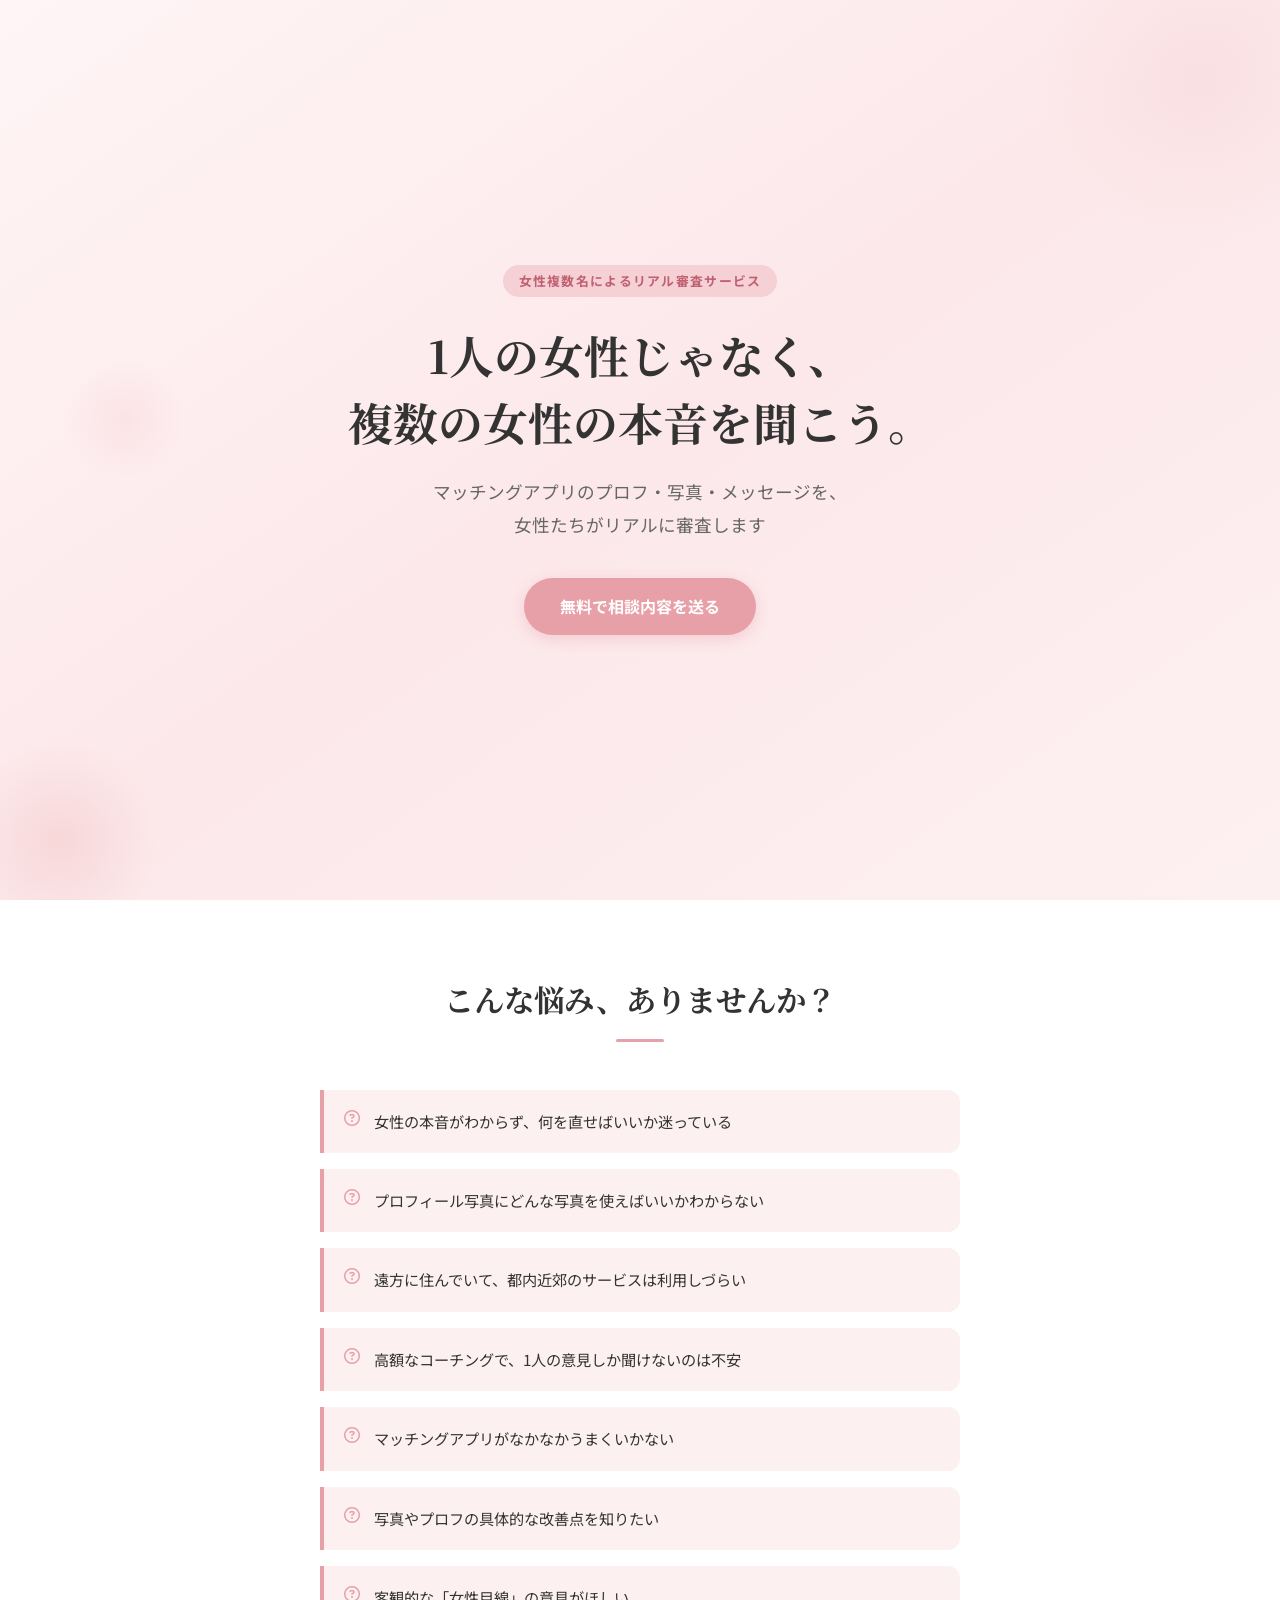
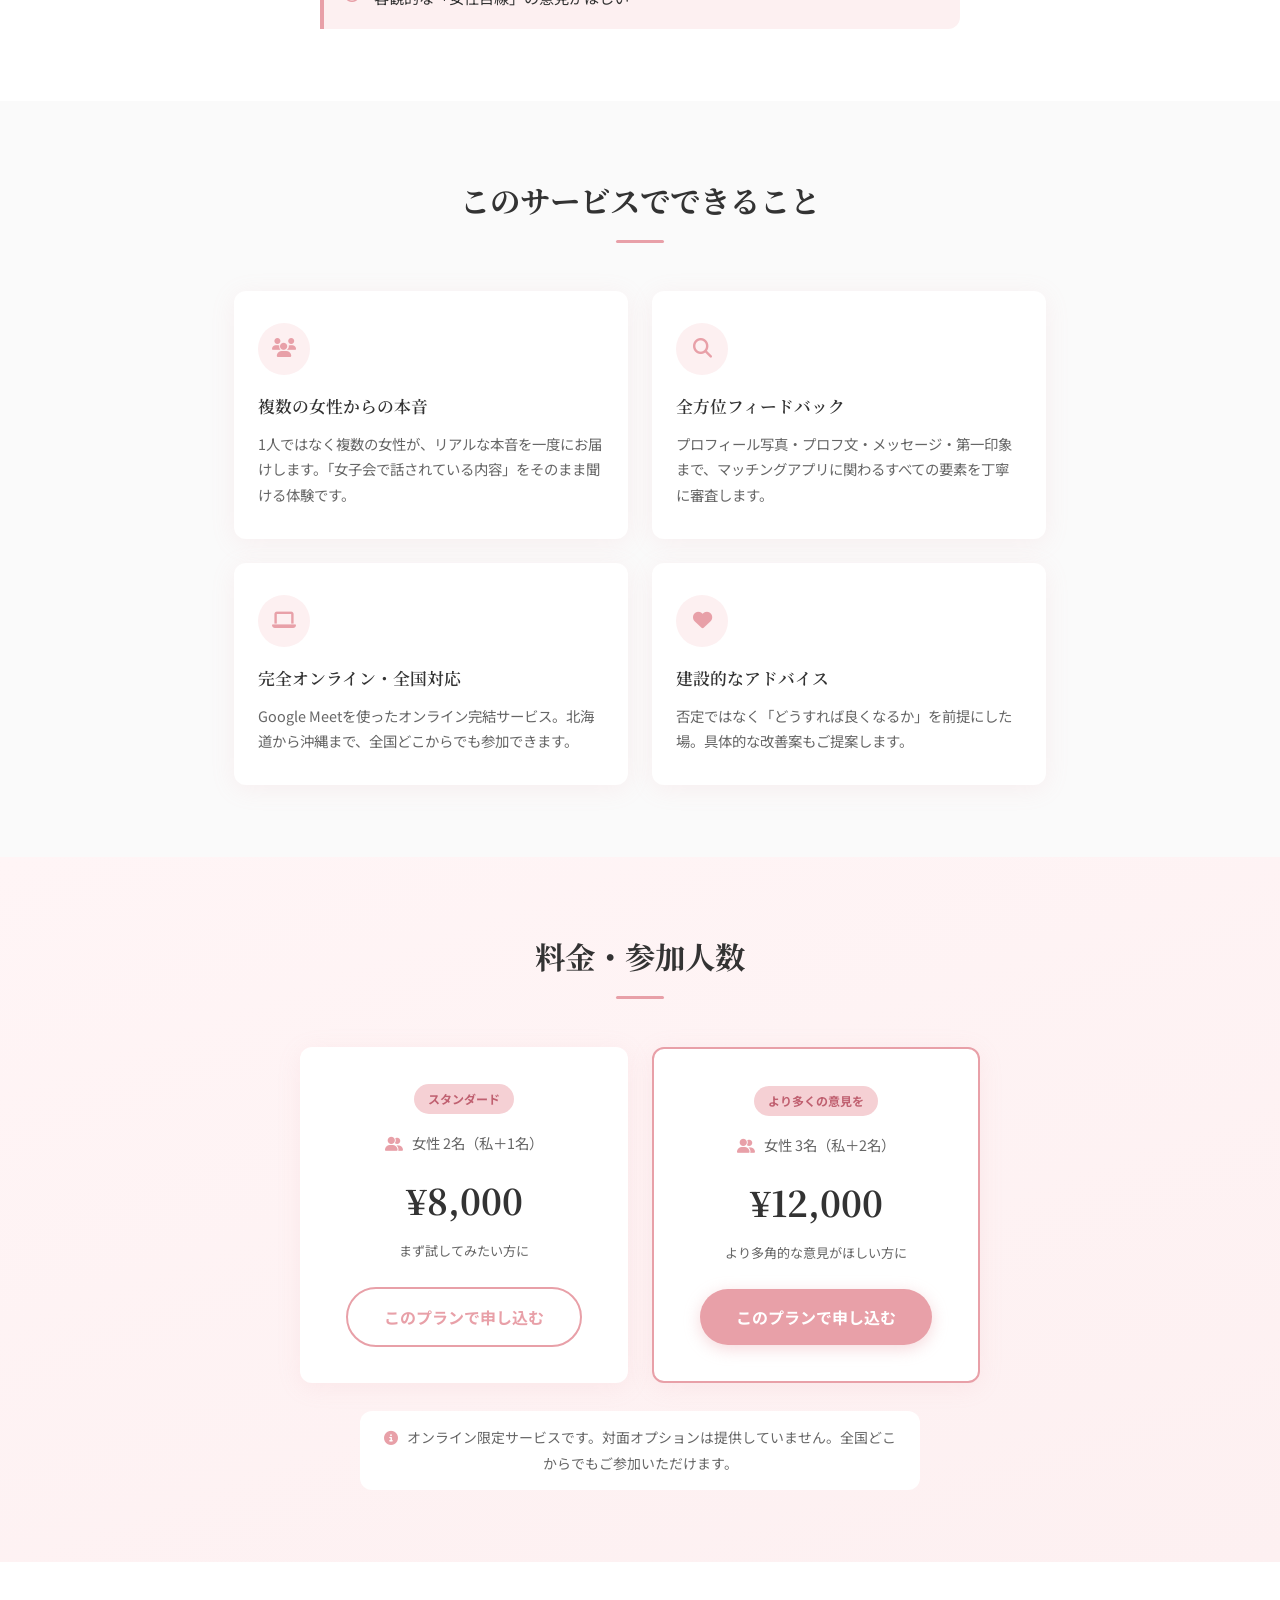
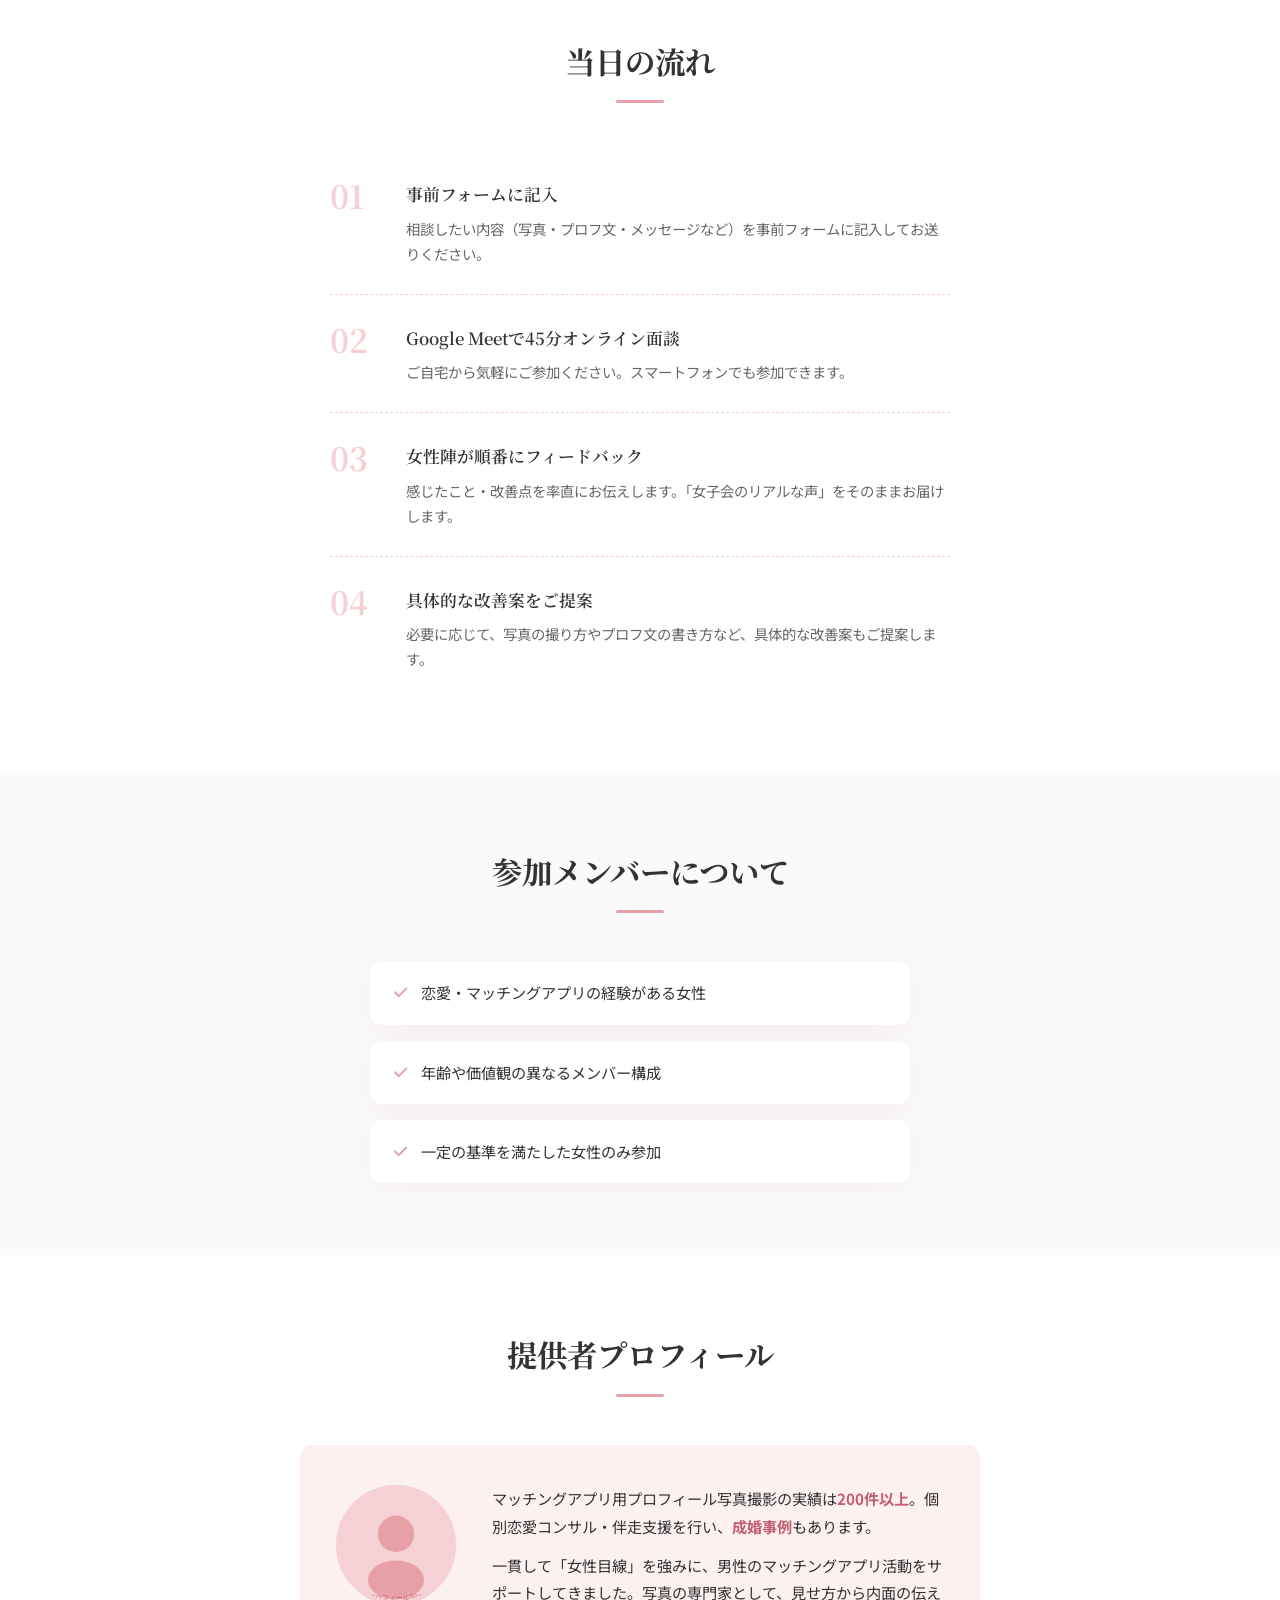
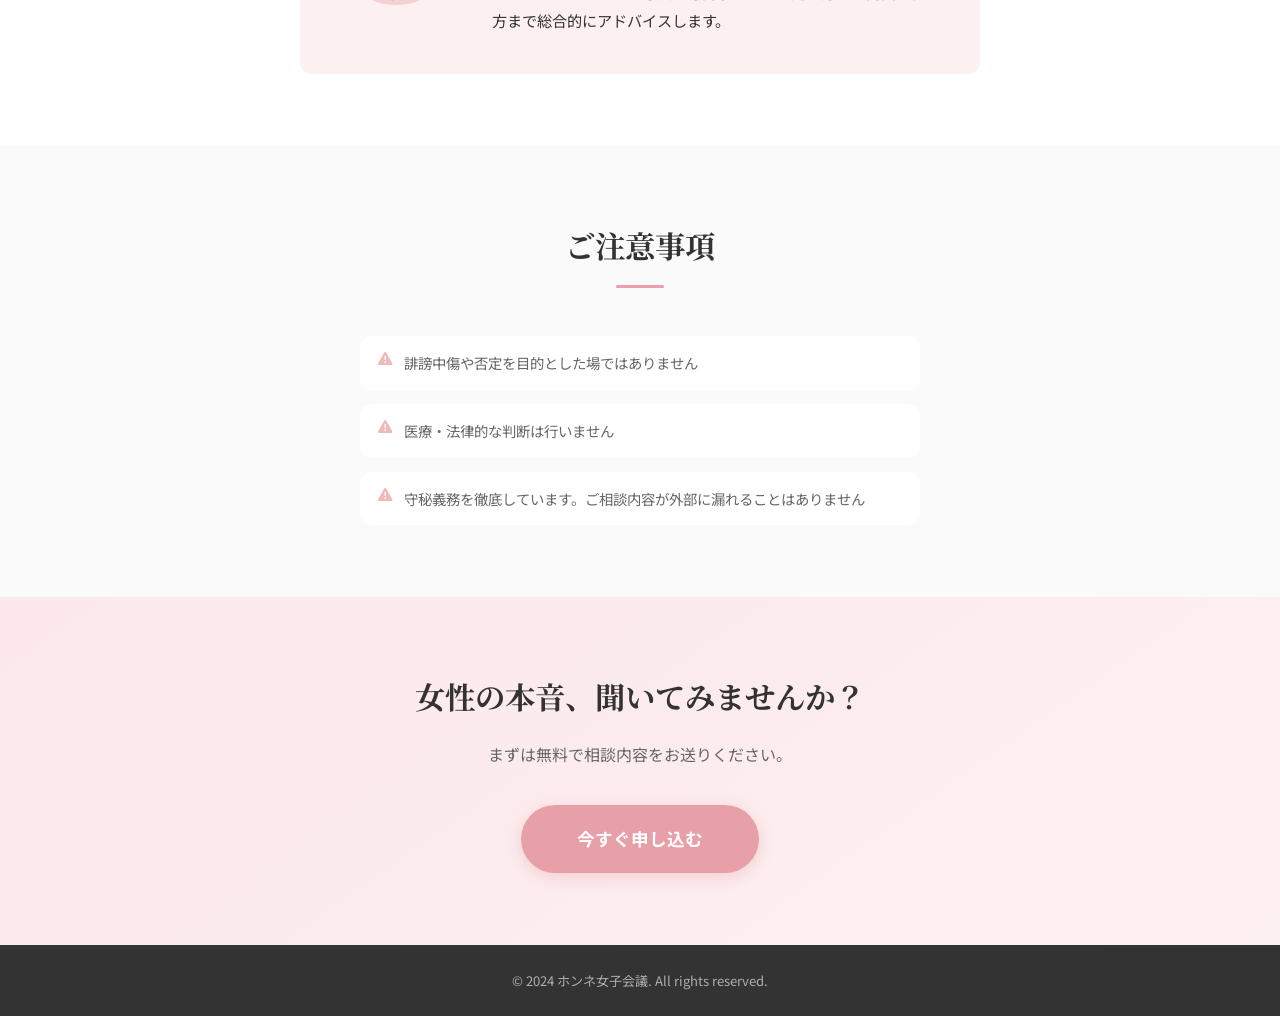
<file: index.html>
<!DOCTYPE html>
<html lang="ja">
<head>
  <meta charset="UTF-8">
  <meta name="viewport" content="width=device-width, initial-scale=1.0">
  <title>ホンネ女子会議 | マッチングアプリを女性目線でリアル審査</title>
  <meta name="description" content="複数の女性があなたのマッチングアプリのプロフィール写真・プロフ文・メッセージを率直にフィードバック。オンライン完結、全国どこからでも参加できます。">
  <link rel="preconnect" href="https://fonts.googleapis.com">
  <link rel="preconnect" href="https://fonts.gstatic.com" crossorigin>
  <link href="https://fonts.googleapis.com/css2?family=Noto+Serif+JP:wght@400;600;700&family=Noto+Sans+JP:wght@400;500;700&display=swap" rel="stylesheet">
  <link rel="stylesheet" href="https://cdnjs.cloudflare.com/ajax/libs/font-awesome/6.5.0/css/all.min.css">
  <link rel="stylesheet" href="css/style.css">
</head>
<body>

  <!-- ===== HERO ===== -->
  <section class="hero">
    <div class="hero__inner">
      <p class="hero__label">女性複数名によるリアル審査サービス</p>
      <h1 class="hero__title">1人の女性じゃなく、<br>複数の女性の本音を聞こう。</h1>
      <p class="hero__sub">マッチングアプリのプロフ・写真・メッセージを、<br>女性たちがリアルに審査します</p>
      <a href="YOUR_FORM_URL" class="btn btn--primary" aria-label="無料で相談内容を送る">無料で相談内容を送る</a>
    </div>
    <div class="hero__deco" aria-hidden="true">
      <span class="deco-circle deco-circle--1"></span>
      <span class="deco-circle deco-circle--2"></span>
      <span class="deco-circle deco-circle--3"></span>
    </div>
  </section>

  <!-- ===== PAIN ===== -->
  <section class="section pain" aria-labelledby="pain-heading">
    <div class="container">
      <h2 id="pain-heading" class="section__title fade-in">こんな悩み、ありませんか？</h2>
      <ul class="pain__list">
        <li class="pain__item fade-in"><i class="fa-regular fa-circle-question" aria-hidden="true"></i>女性の本音がわからず、何を直せばいいか迷っている</li>
        <li class="pain__item fade-in"><i class="fa-regular fa-circle-question" aria-hidden="true"></i>プロフィール写真にどんな写真を使えばいいかわからない</li>
        <li class="pain__item fade-in"><i class="fa-regular fa-circle-question" aria-hidden="true"></i>遠方に住んでいて、都内近郊のサービスは利用しづらい</li>
        <li class="pain__item fade-in"><i class="fa-regular fa-circle-question" aria-hidden="true"></i>高額なコーチングで、1人の意見しか聞けないのは不安</li>
        <li class="pain__item fade-in"><i class="fa-regular fa-circle-question" aria-hidden="true"></i>マッチングアプリがなかなかうまくいかない</li>
        <li class="pain__item fade-in"><i class="fa-regular fa-circle-question" aria-hidden="true"></i>写真やプロフの具体的な改善点を知りたい</li>
        <li class="pain__item fade-in"><i class="fa-regular fa-circle-question" aria-hidden="true"></i>客観的な「女性目線」の意見がほしい</li>
      </ul>
    </div>
  </section>

  <!-- ===== FEATURES ===== -->
  <section class="section features" aria-labelledby="features-heading">
    <div class="container">
      <h2 id="features-heading" class="section__title fade-in">このサービスでできること</h2>
      <div class="features__grid">
        <div class="feature-card fade-in">
          <div class="feature-card__icon" aria-hidden="true"><i class="fa-solid fa-users"></i></div>
          <h3 class="feature-card__title">複数の女性からの本音</h3>
          <p class="feature-card__text">1人ではなく複数の女性が、リアルな本音を一度にお届けします。「女子会で話されている内容」をそのまま聞ける体験です。</p>
        </div>
        <div class="feature-card fade-in">
          <div class="feature-card__icon" aria-hidden="true"><i class="fa-solid fa-magnifying-glass"></i></div>
          <h3 class="feature-card__title">全方位フィードバック</h3>
          <p class="feature-card__text">プロフィール写真・プロフ文・メッセージ・第一印象まで、マッチングアプリに関わるすべての要素を丁寧に審査します。</p>
        </div>
        <div class="feature-card fade-in">
          <div class="feature-card__icon" aria-hidden="true"><i class="fa-solid fa-laptop"></i></div>
          <h3 class="feature-card__title">完全オンライン・全国対応</h3>
          <p class="feature-card__text">Google Meetを使ったオンライン完結サービス。北海道から沖縄まで、全国どこからでも参加できます。</p>
        </div>
        <div class="feature-card fade-in">
          <div class="feature-card__icon" aria-hidden="true"><i class="fa-solid fa-heart"></i></div>
          <h3 class="feature-card__title">建設的なアドバイス</h3>
          <p class="feature-card__text">否定ではなく「どうすれば良くなるか」を前提にした場。具体的な改善案もご提案します。</p>
        </div>
      </div>
    </div>
  </section>

  <!-- ===== PRICING ===== -->
  <section class="section pricing" aria-labelledby="pricing-heading">
    <div class="container">
      <h2 id="pricing-heading" class="section__title fade-in">料金・参加人数</h2>
      <div class="pricing__cards">
        <div class="pricing-card fade-in">
          <div class="pricing-card__badge">スタンダード</div>
          <p class="pricing-card__members"><i class="fa-solid fa-user-group" aria-hidden="true"></i> 女性 2名（私＋1名）</p>
          <p class="pricing-card__price">¥8,000</p>
          <p class="pricing-card__note">まず試してみたい方に</p>
          <a href="YOUR_FORM_URL" class="btn btn--secondary">このプランで申し込む</a>
        </div>
        <div class="pricing-card pricing-card--featured fade-in">
          <div class="pricing-card__badge">より多くの意見を</div>
          <p class="pricing-card__members"><i class="fa-solid fa-user-group" aria-hidden="true"></i> 女性 3名（私＋2名）</p>
          <p class="pricing-card__price">¥12,000</p>
          <p class="pricing-card__note">より多角的な意見がほしい方に</p>
          <a href="YOUR_FORM_URL" class="btn btn--primary">このプランで申し込む</a>
        </div>
      </div>
      <p class="pricing__note fade-in"><i class="fa-solid fa-circle-info" aria-hidden="true"></i> オンライン限定サービスです。対面オプションは提供していません。全国どこからでもご参加いただけます。</p>
    </div>
  </section>

  <!-- ===== FLOW ===== -->
  <section class="section flow" aria-labelledby="flow-heading">
    <div class="container">
      <h2 id="flow-heading" class="section__title fade-in">当日の流れ</h2>
      <ol class="flow__list">
        <li class="flow__item fade-in">
          <span class="flow__num" aria-hidden="true">01</span>
          <div class="flow__body">
            <h3 class="flow__title">事前フォームに記入</h3>
            <p class="flow__text">相談したい内容（写真・プロフ文・メッセージなど）を事前フォームに記入してお送りください。</p>
          </div>
        </li>
        <li class="flow__item fade-in">
          <span class="flow__num" aria-hidden="true">02</span>
          <div class="flow__body">
            <h3 class="flow__title">Google Meetで45分オンライン面談</h3>
            <p class="flow__text">ご自宅から気軽にご参加ください。スマートフォンでも参加できます。</p>
          </div>
        </li>
        <li class="flow__item fade-in">
          <span class="flow__num" aria-hidden="true">03</span>
          <div class="flow__body">
            <h3 class="flow__title">女性陣が順番にフィードバック</h3>
            <p class="flow__text">感じたこと・改善点を率直にお伝えします。「女子会のリアルな声」をそのままお届けします。</p>
          </div>
        </li>
        <li class="flow__item fade-in">
          <span class="flow__num" aria-hidden="true">04</span>
          <div class="flow__body">
            <h3 class="flow__title">具体的な改善案をご提案</h3>
            <p class="flow__text">必要に応じて、写真の撮り方やプロフ文の書き方など、具体的な改善案もご提案します。</p>
          </div>
        </li>
      </ol>
    </div>
  </section>

  <!-- ===== MEMBERS ===== -->
  <section class="section members" aria-labelledby="members-heading">
    <div class="container">
      <h2 id="members-heading" class="section__title fade-in">参加メンバーについて</h2>
      <div class="members__grid">
        <div class="member-item fade-in"><i class="fa-solid fa-check" aria-hidden="true"></i>恋愛・マッチングアプリの経験がある女性</div>
        <div class="member-item fade-in"><i class="fa-solid fa-check" aria-hidden="true"></i>年齢や価値観の異なるメンバー構成</div>
        <div class="member-item fade-in"><i class="fa-solid fa-check" aria-hidden="true"></i>一定の基準を満たした女性のみ参加</div>
      </div>
    </div>
  </section>

  <!-- ===== PROFILE ===== -->
  <section class="section profile" aria-labelledby="profile-heading">
    <div class="container">
      <h2 id="profile-heading" class="section__title fade-in">提供者プロフィール</h2>
      <div class="profile__card fade-in">
        <div class="profile__img-wrap">
          <!-- Replace src with actual photo: images/profile.jpg -->
          <img src="images/profile.svg" alt="サービス提供者のプロフィール写真" class="profile__img" width="160" height="160">
        </div>
        <div class="profile__body">
          <p class="profile__text">マッチングアプリ用プロフィール写真撮影の実績は<strong>200件以上</strong>。個別恋愛コンサル・伴走支援を行い、<strong>成婚事例</strong>もあります。</p>
          <p class="profile__text">一貫して「女性目線」を強みに、男性のマッチングアプリ活動をサポートしてきました。写真の専門家として、見せ方から内面の伝え方まで総合的にアドバイスします。</p>
        </div>
      </div>
    </div>
  </section>

  <!-- ===== NOTES ===== -->
  <section class="section notes" aria-labelledby="notes-heading">
    <div class="container">
      <h2 id="notes-heading" class="section__title fade-in">ご注意事項</h2>
      <ul class="notes__list fade-in">
        <li><i class="fa-solid fa-triangle-exclamation" aria-hidden="true"></i>誹謗中傷や否定を目的とした場ではありません</li>
        <li><i class="fa-solid fa-triangle-exclamation" aria-hidden="true"></i>医療・法律的な判断は行いません</li>
        <li><i class="fa-solid fa-triangle-exclamation" aria-hidden="true"></i>守秘義務を徹底しています。ご相談内容が外部に漏れることはありません</li>
      </ul>
    </div>
  </section>

  <!-- ===== CTA ===== -->
  <section class="section cta-section" id="cta" aria-labelledby="cta-heading">
    <div class="container">
      <h2 id="cta-heading" class="cta-section__title fade-in">女性の本音、聞いてみませんか？</h2>
      <p class="cta-section__sub fade-in">まずは無料で相談内容をお送りください。</p>
      <a href="YOUR_FORM_URL" class="btn btn--primary btn--large fade-in" aria-label="今すぐ申し込む">今すぐ申し込む</a>
    </div>
  </section>

  <!-- ===== FOOTER ===== -->
  <footer class="footer">
    <p class="footer__copy">&copy; 2024 ホンネ女子会議. All rights reserved.</p>
  </footer>

  <script src="js/main.js"></script>
</body>
</html>
</file>
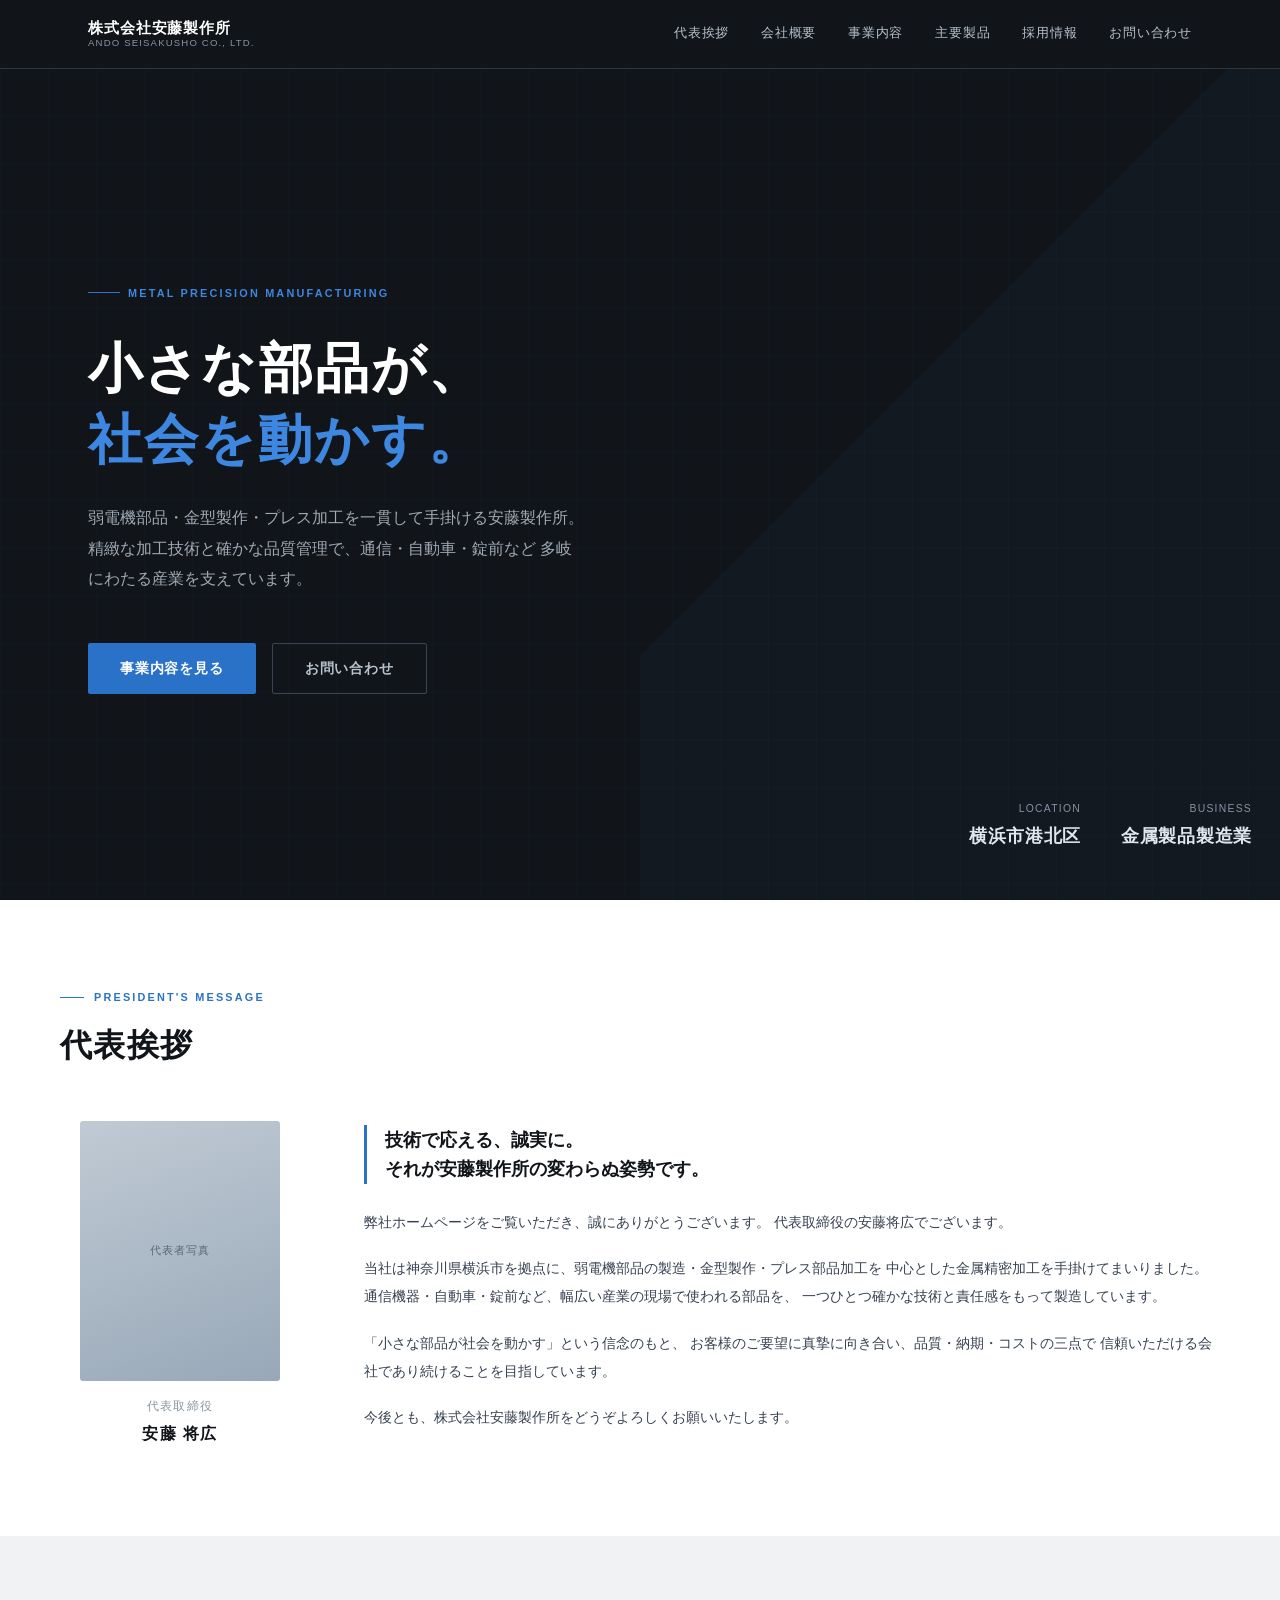
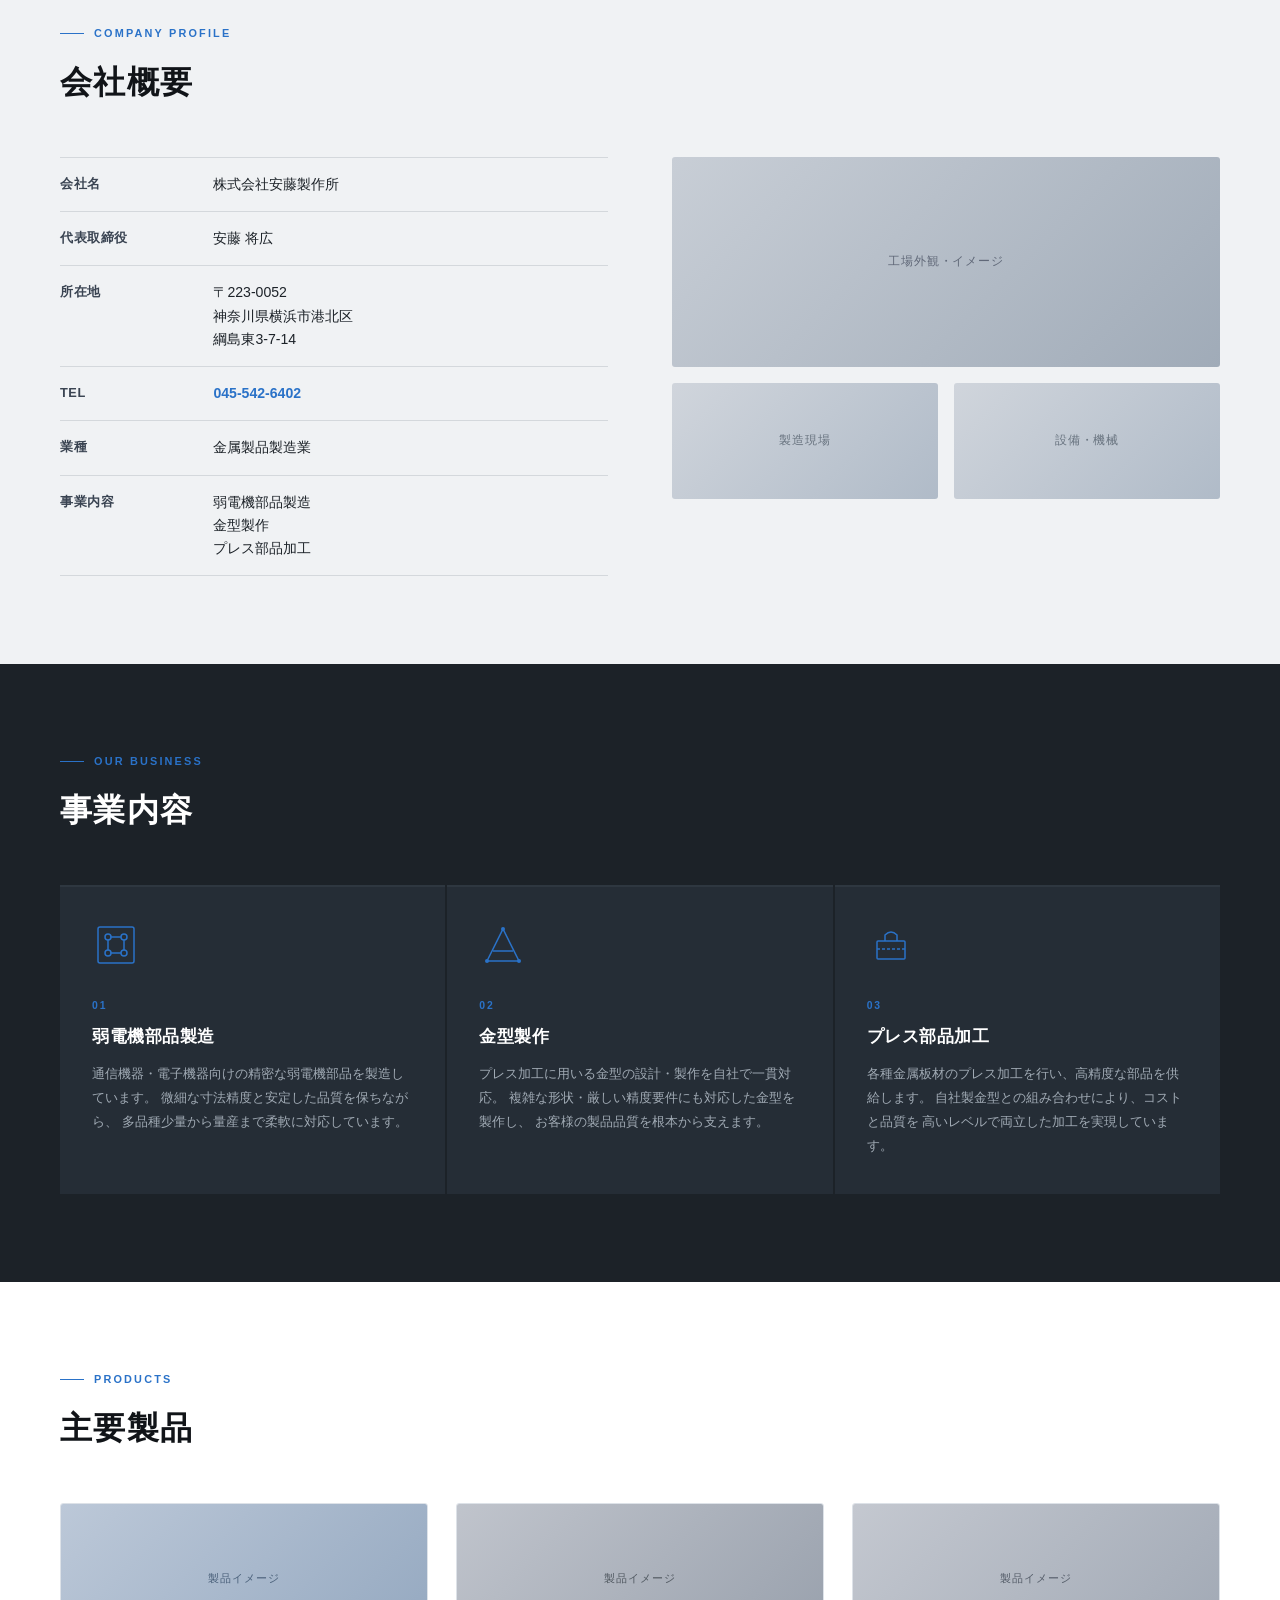
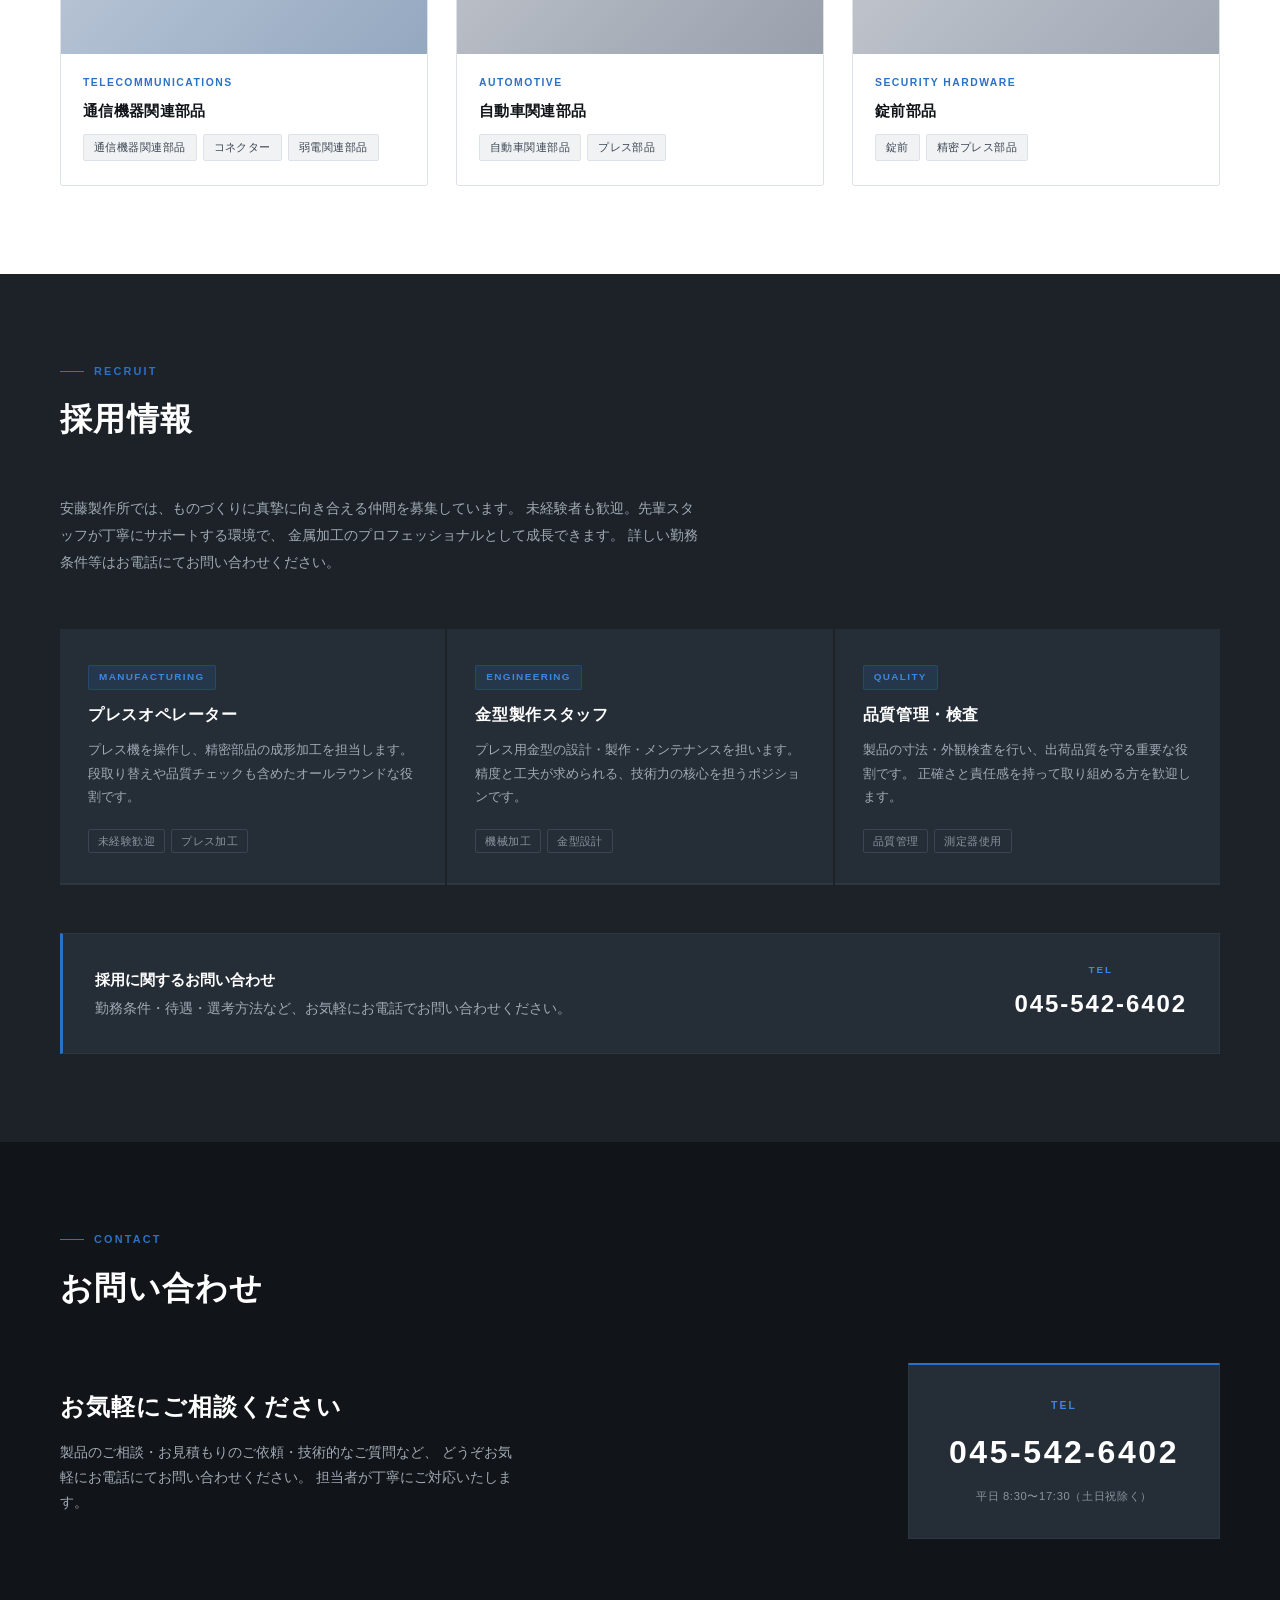
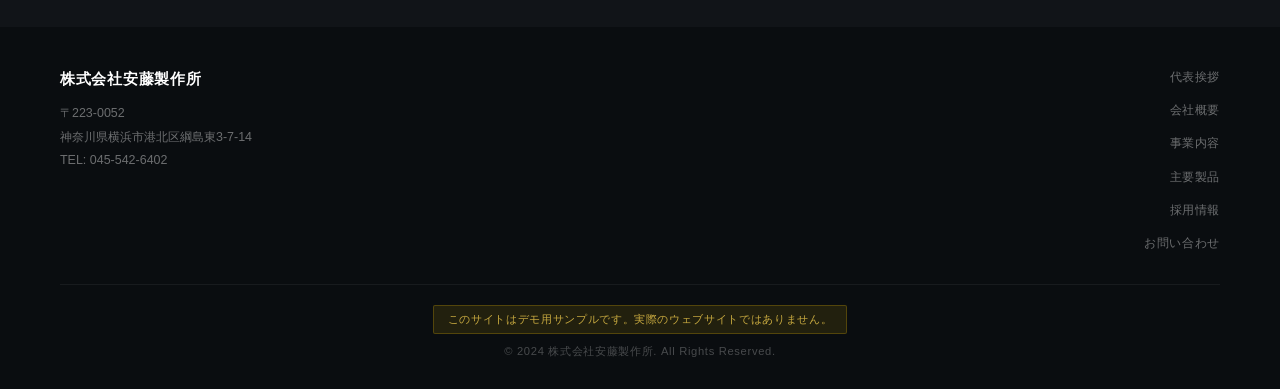
<file: ando-seisakusho/index.html>
<!DOCTYPE html>
<html lang="ja">
<head>
  <meta charset="UTF-8">
  <meta name="viewport" content="width=device-width, initial-scale=1.0">
  <title>株式会社安藤製作所</title>
  <style>
    *, *::before, *::after {
      box-sizing: border-box;
      margin: 0;
      padding: 0;
    }

    :root {
      --dark: #111418;
      --dark-mid: #1c2228;
      --dark-light: #252d36;
      --steel: #3a4452;
      --silver: #8a95a0;
      --silver-light: #b8c2cc;
      --gray-line: #2e3740;
      --white: #ffffff;
      --off-white: #f0f2f4;
      --blue: #2a72c8;
      --blue-light: #3d87e0;
      --blue-dim: rgba(42, 114, 200, 0.15);
      --text: #e8ecf0;
      --text-mid: #a0aab4;
      --text-dark: #1c2228;
    }

    html { scroll-behavior: smooth; }

    body {
      font-family: 'Helvetica Neue', Arial, 'Hiragino Kaku Gothic ProN', 'Hiragino Sans', Meiryo, sans-serif;
      color: var(--text-dark);
      line-height: 1.7;
      background: var(--white);
    }

    /* ========== HEADER ========== */
    header {
      position: fixed;
      top: 0; left: 0; right: 0;
      z-index: 100;
      background: var(--dark);
      border-bottom: 1px solid var(--gray-line);
    }

    .header-inner {
      max-width: 1160px;
      margin: 0 auto;
      padding: 0 28px;
      height: 68px;
      display: flex;
      align-items: center;
      justify-content: space-between;
    }

    .logo {
      color: var(--white);
      text-decoration: none;
      display: flex;
      flex-direction: column;
      line-height: 1.25;
    }

    .logo-ja {
      font-size: 0.92rem;
      font-weight: 700;
      letter-spacing: 0.06em;
    }

    .logo-en {
      font-size: 0.6rem;
      color: var(--silver);
      letter-spacing: 0.12em;
      font-weight: 400;
      text-transform: uppercase;
    }

    nav { display: flex; gap: 32px; }

    nav a {
      color: var(--silver-light);
      text-decoration: none;
      font-size: 0.8rem;
      letter-spacing: 0.06em;
      transition: color 0.2s;
      position: relative;
      padding-bottom: 2px;
    }

    nav a::after {
      content: '';
      position: absolute;
      bottom: -4px; left: 0; right: 0;
      height: 1px;
      background: var(--blue);
      transform: scaleX(0);
      transition: transform 0.2s;
    }

    nav a:hover { color: var(--white); }
    nav a:hover::after { transform: scaleX(1); }

    .hamburger {
      display: none;
      flex-direction: column;
      gap: 5px;
      cursor: pointer;
      background: none;
      border: none;
      padding: 4px;
    }

    .hamburger span {
      display: block;
      width: 24px;
      height: 2px;
      background: var(--white);
      transition: all 0.3s;
    }

    .mobile-nav {
      display: none;
      background: var(--dark-mid);
      border-top: 1px solid var(--gray-line);
      padding: 8px 28px 20px;
    }

    .mobile-nav.open { display: block; }

    .mobile-nav a {
      display: block;
      color: var(--silver-light);
      text-decoration: none;
      font-size: 0.88rem;
      padding: 13px 0;
      border-bottom: 1px solid var(--gray-line);
      letter-spacing: 0.06em;
    }

    .mobile-nav a:last-child { border-bottom: none; }

    /* ========== HERO ========== */
    #hero {
      margin-top: 68px;
      min-height: calc(100vh - 68px);
      background: var(--dark);
      display: flex;
      align-items: center;
      position: relative;
      overflow: hidden;
    }

    /* Metal grid texture */
    #hero::before {
      content: '';
      position: absolute;
      inset: 0;
      background-image:
        linear-gradient(rgba(42,114,200,0.04) 1px, transparent 1px),
        linear-gradient(90deg, rgba(42,114,200,0.04) 1px, transparent 1px);
      background-size: 48px 48px;
    }

    /* Diagonal accent */
    #hero::after {
      content: '';
      position: absolute;
      right: 0; top: 0;
      width: 50%;
      height: 100%;
      background: linear-gradient(135deg, transparent 40%, rgba(42,114,200,0.05) 40%);
      pointer-events: none;
    }

    .hero-inner {
      max-width: 1160px;
      margin: 0 auto;
      padding: 100px 28px;
      position: relative;
      z-index: 1;
      width: 100%;
    }

    .hero-tag {
      display: inline-flex;
      align-items: center;
      gap: 8px;
      margin-bottom: 32px;
    }

    .hero-tag-line {
      width: 32px;
      height: 1px;
      background: var(--blue);
    }

    .hero-tag-text {
      font-size: 0.68rem;
      letter-spacing: 0.2em;
      color: var(--blue-light);
      text-transform: uppercase;
      font-weight: 600;
    }

    .hero-title {
      font-size: clamp(2rem, 4.5vw, 3.4rem);
      font-weight: 700;
      color: var(--white);
      line-height: 1.3;
      letter-spacing: 0.04em;
      margin-bottom: 28px;
    }

    .hero-title span {
      color: var(--blue-light);
    }

    .hero-sub {
      font-size: clamp(0.88rem, 1.4vw, 1rem);
      color: var(--text-mid);
      max-width: 500px;
      line-height: 1.9;
      margin-bottom: 48px;
    }

    .hero-actions {
      display: flex;
      gap: 16px;
      flex-wrap: wrap;
    }

    .btn-primary {
      display: inline-block;
      background: var(--blue);
      color: var(--white);
      text-decoration: none;
      font-size: 0.85rem;
      font-weight: 700;
      padding: 14px 32px;
      border-radius: 2px;
      letter-spacing: 0.06em;
      transition: background 0.2s;
    }

    .btn-primary:hover { background: var(--blue-light); }

    .btn-outline {
      display: inline-block;
      background: transparent;
      color: var(--silver-light);
      text-decoration: none;
      font-size: 0.85rem;
      font-weight: 600;
      padding: 13px 32px;
      border-radius: 2px;
      border: 1px solid var(--steel);
      letter-spacing: 0.06em;
      transition: border-color 0.2s, color 0.2s;
    }

    .btn-outline:hover {
      border-color: var(--silver);
      color: var(--white);
    }

    .hero-stats {
      position: absolute;
      bottom: 48px;
      right: 28px;
      display: flex;
      gap: 40px;
    }

    .hero-stat {
      text-align: right;
    }

    .hero-stat-label {
      font-size: 0.65rem;
      letter-spacing: 0.12em;
      color: var(--silver);
      text-transform: uppercase;
      margin-bottom: 4px;
    }

    .hero-stat-value {
      font-size: 1.1rem;
      font-weight: 700;
      color: var(--text);
      letter-spacing: 0.04em;
    }

    /* ========== SECTION COMMON ========== */
    section { padding: 88px 28px; }

    .section-inner {
      max-width: 1160px;
      margin: 0 auto;
    }

    .section-eyebrow {
      display: flex;
      align-items: center;
      gap: 10px;
      margin-bottom: 12px;
    }

    .section-eyebrow-line {
      width: 24px;
      height: 1px;
      background: var(--blue);
    }

    .section-eyebrow-text {
      font-size: 0.68rem;
      font-weight: 700;
      letter-spacing: 0.2em;
      color: var(--blue);
      text-transform: uppercase;
    }

    .section-title {
      font-size: clamp(1.5rem, 2.8vw, 2rem);
      font-weight: 700;
      color: var(--dark);
      letter-spacing: 0.04em;
      margin-bottom: 48px;
    }

    .section-title-white {
      color: var(--white);
    }

    /* ========== GREETING ========== */
    #greeting { background: var(--white); }

    .greeting-layout {
      display: grid;
      grid-template-columns: 240px 1fr;
      gap: 64px;
      align-items: start;
    }

    .greeting-photo-wrap {
      display: flex;
      flex-direction: column;
      align-items: center;
      gap: 16px;
    }

    .greeting-photo-ph {
      width: 200px;
      height: 260px;
      border-radius: 3px;
      background: linear-gradient(160deg, #c0cad4 0%, #98a8b8 100%);
      display: flex;
      align-items: center;
      justify-content: center;
      font-size: 0.7rem;
      letter-spacing: 0.08em;
      color: #5a6878;
    }

    .greeting-bio { text-align: center; }

    .greeting-position {
      font-size: 0.72rem;
      color: var(--silver);
      letter-spacing: 0.1em;
      margin-bottom: 4px;
    }

    .greeting-name {
      font-size: 1.02rem;
      font-weight: 700;
      color: var(--dark);
      letter-spacing: 0.08em;
    }

    .greeting-content { padding-top: 4px; }

    .greeting-lead {
      font-size: clamp(1rem, 1.8vw, 1.15rem);
      font-weight: 700;
      color: var(--dark);
      line-height: 1.6;
      margin-bottom: 24px;
      padding-left: 18px;
      border-left: 3px solid var(--blue);
    }

    .greeting-body {
      font-size: 0.88rem;
      color: #374151;
      line-height: 2;
    }

    .greeting-body p + p { margin-top: 1.3em; }

    /* ========== RECRUIT ========== */
    #recruit { background: var(--dark-mid); }

    .recruit-intro {
      max-width: 640px;
      margin-bottom: 52px;
    }

    .recruit-intro p {
      font-size: 0.9rem;
      color: var(--text-mid);
      line-height: 1.9;
    }

    .recruit-jobs {
      display: grid;
      grid-template-columns: repeat(3, 1fr);
      gap: 2px;
      margin-bottom: 48px;
    }

    .job-card {
      background: var(--dark-light);
      padding: 32px 28px;
      position: relative;
      transition: background 0.2s;
    }

    .job-card:hover { background: #2e3844; }

    .job-card::after {
      content: '';
      position: absolute;
      bottom: 0; left: 0; right: 0;
      height: 2px;
      background: var(--gray-line);
      transition: background 0.2s;
    }

    .job-card:hover::after { background: var(--blue); }

    .job-tag {
      display: inline-block;
      background: var(--blue-dim);
      border: 1px solid rgba(42,114,200,0.3);
      color: var(--blue-light);
      font-size: 0.62rem;
      font-weight: 700;
      letter-spacing: 0.14em;
      padding: 3px 10px;
      border-radius: 2px;
      margin-bottom: 14px;
      text-transform: uppercase;
    }

    .job-title {
      font-size: 1rem;
      font-weight: 700;
      color: var(--white);
      letter-spacing: 0.04em;
      margin-bottom: 12px;
      line-height: 1.4;
    }

    .job-desc {
      font-size: 0.82rem;
      color: var(--text-mid);
      line-height: 1.8;
      margin-bottom: 20px;
    }

    .job-skills {
      display: flex;
      flex-wrap: wrap;
      gap: 6px;
    }

    .job-skill {
      font-size: 0.68rem;
      color: var(--silver);
      border: 1px solid var(--steel);
      padding: 2px 9px;
      border-radius: 2px;
      letter-spacing: 0.04em;
    }

    .recruit-cta {
      background: var(--dark-light);
      border: 1px solid var(--gray-line);
      border-left: 3px solid var(--blue);
      padding: 28px 32px;
      display: flex;
      align-items: center;
      justify-content: space-between;
      gap: 24px;
      flex-wrap: wrap;
    }

    .recruit-cta-text {
      font-size: 0.88rem;
      color: var(--text-mid);
      line-height: 1.7;
    }

    .recruit-cta-text strong {
      display: block;
      font-size: 0.96rem;
      color: var(--white);
      margin-bottom: 4px;
    }

    .recruit-tel {
      flex-shrink: 0;
      text-align: center;
    }

    .recruit-tel-label {
      font-size: 0.62rem;
      letter-spacing: 0.2em;
      color: var(--blue-light);
      font-weight: 700;
      text-transform: uppercase;
      margin-bottom: 5px;
    }

    .recruit-tel-num {
      display: block;
      font-size: 1.5rem;
      font-weight: 700;
      color: var(--white);
      text-decoration: none;
      letter-spacing: 0.08em;
      transition: color 0.2s;
    }

    .recruit-tel-num:hover { color: var(--blue-light); }

    /* ========== OVERVIEW ========== */
    #overview { background: var(--off-white); }

    .overview-layout {
      display: grid;
      grid-template-columns: 1fr 1fr;
      gap: 64px;
      align-items: start;
    }

    .overview-table {
      width: 100%;
      border-collapse: collapse;
    }

    .overview-table tr {
      border-bottom: 1px solid #d4d8dc;
    }

    .overview-table tr:first-child {
      border-top: 1px solid #d4d8dc;
    }

    .overview-table th {
      text-align: left;
      padding: 15px 16px 15px 0;
      font-size: 0.8rem;
      font-weight: 700;
      color: var(--steel);
      letter-spacing: 0.04em;
      white-space: nowrap;
      width: 28%;
      vertical-align: top;
    }

    .overview-table td {
      padding: 15px 0;
      font-size: 0.88rem;
      color: var(--text-dark);
      line-height: 1.65;
    }

    .overview-visual {
      display: flex;
      flex-direction: column;
      gap: 16px;
    }

    .ph {
      border-radius: 3px;
      display: flex;
      align-items: center;
      justify-content: center;
      font-size: 0.72rem;
      letter-spacing: 0.08em;
    }

    .ph-main {
      height: 210px;
      background: linear-gradient(135deg, #c8ced6 0%, #a0abb8 100%);
      color: #606878;
    }

    .ph-row {
      display: grid;
      grid-template-columns: 1fr 1fr;
      gap: 16px;
    }

    .ph-sm {
      height: 116px;
      background: linear-gradient(135deg, #d0d5dc 0%, #b0bbc8 100%);
      color: #68737f;
    }

    /* ========== BUSINESS ========== */
    #business { background: var(--dark-mid); }

    .business-grid {
      display: grid;
      grid-template-columns: repeat(3, 1fr);
      gap: 2px;
    }

    .business-item {
      background: var(--dark-light);
      padding: 36px 32px;
      position: relative;
      transition: background 0.2s;
    }

    .business-item:hover { background: #2e3844; }

    .business-item::before {
      content: '';
      position: absolute;
      top: 0; left: 0; right: 0;
      height: 2px;
      background: var(--gray-line);
      transition: background 0.2s;
    }

    .business-item:hover::before { background: var(--blue); }

    .business-icon {
      width: 48px;
      height: 48px;
      margin-bottom: 20px;
    }

    .business-num {
      font-size: 0.65rem;
      font-weight: 700;
      letter-spacing: 0.18em;
      color: var(--blue);
      margin-bottom: 10px;
    }

    .business-name {
      font-size: 1.05rem;
      font-weight: 700;
      color: var(--white);
      letter-spacing: 0.03em;
      margin-bottom: 14px;
      line-height: 1.4;
    }

    .business-desc {
      font-size: 0.83rem;
      color: var(--text-mid);
      line-height: 1.8;
    }

    /* SVG icons inline */
    .icon-circuit { fill: none; stroke: var(--blue); stroke-width: 1.5; }

    /* ========== PRODUCTS ========== */
    #products { background: var(--white); }

    .products-grid {
      display: grid;
      grid-template-columns: repeat(3, 1fr);
      gap: 28px;
    }

    .product-card {
      border: 1px solid #dde2e8;
      border-radius: 3px;
      overflow: hidden;
      transition: border-color 0.2s, box-shadow 0.2s;
    }

    .product-card:hover {
      border-color: var(--blue);
      box-shadow: 0 4px 20px rgba(42,114,200,0.1);
    }

    .product-img {
      height: 150px;
      display: flex;
      align-items: center;
      justify-content: center;
      font-size: 0.7rem;
      letter-spacing: 0.08em;
    }

    .product-img-1 {
      background: linear-gradient(135deg, #bcc8d8 0%, #94a8c0 100%);
      color: #4a607a;
    }

    .product-img-2 {
      background: linear-gradient(135deg, #c0c4cc 0%, #98a0ac 100%);
      color: #505860;
    }

    .product-img-3 {
      background: linear-gradient(135deg, #c4c8d0 0%, #a0a8b4 100%);
      color: #545c68;
    }

    .product-body { padding: 20px 22px 24px; }

    .product-cat {
      font-size: 0.65rem;
      font-weight: 700;
      letter-spacing: 0.14em;
      color: var(--blue);
      text-transform: uppercase;
      margin-bottom: 6px;
    }

    .product-name {
      font-size: 0.96rem;
      font-weight: 700;
      color: var(--dark);
      letter-spacing: 0.02em;
      margin-bottom: 10px;
    }

    .product-tags {
      display: flex;
      flex-wrap: wrap;
      gap: 6px;
    }

    .tag {
      display: inline-block;
      background: var(--off-white);
      border: 1px solid #dde2e8;
      color: var(--steel);
      font-size: 0.7rem;
      padding: 3px 10px;
      border-radius: 2px;
      letter-spacing: 0.04em;
    }

    /* ========== CONTACT ========== */
    #contact { background: var(--dark); }

    .contact-inner {
      display: grid;
      grid-template-columns: 1fr auto;
      gap: 64px;
      align-items: center;
    }

    .contact-text h3 {
      font-size: clamp(1.2rem, 2vw, 1.5rem);
      font-weight: 700;
      color: var(--white);
      letter-spacing: 0.04em;
      margin-bottom: 12px;
    }

    .contact-text p {
      font-size: 0.87rem;
      color: var(--text-mid);
      line-height: 1.8;
      max-width: 460px;
    }

    .contact-tel-wrap {
      flex-shrink: 0;
      background: var(--dark-light);
      border: 1px solid var(--gray-line);
      border-top: 2px solid var(--blue);
      padding: 32px 40px;
      text-align: center;
      min-width: 280px;
    }

    .tel-label {
      font-size: 0.65rem;
      letter-spacing: 0.2em;
      color: var(--blue-light);
      text-transform: uppercase;
      font-weight: 700;
      margin-bottom: 10px;
    }

    .tel-number {
      display: block;
      font-size: clamp(1.6rem, 2.5vw, 2rem);
      font-weight: 700;
      color: var(--white);
      text-decoration: none;
      letter-spacing: 0.08em;
      transition: color 0.2s;
    }

    .tel-number:hover { color: var(--blue-light); }

    .tel-hours {
      font-size: 0.7rem;
      color: var(--silver);
      margin-top: 8px;
      letter-spacing: 0.06em;
    }

    /* ========== FOOTER ========== */
    footer {
      background: #0a0d10;
      padding: 40px 28px 28px;
    }

    .footer-inner { max-width: 1160px; margin: 0 auto; }

    .footer-top {
      display: flex;
      justify-content: space-between;
      align-items: flex-start;
      gap: 32px;
      padding-bottom: 28px;
      border-bottom: 1px solid rgba(255,255,255,0.06);
      margin-bottom: 20px;
    }

    .footer-brand {
      font-size: 0.92rem;
      font-weight: 700;
      color: var(--white);
      letter-spacing: 0.05em;
      margin-bottom: 10px;
    }

    .footer-address {
      font-size: 0.78rem;
      color: rgba(255,255,255,0.4);
      line-height: 1.9;
      font-style: normal;
    }

    .footer-links {
      display: flex;
      flex-direction: column;
      gap: 10px;
      text-align: right;
    }

    .footer-links a {
      color: rgba(255,255,255,0.4);
      text-decoration: none;
      font-size: 0.78rem;
      letter-spacing: 0.05em;
      transition: color 0.2s;
    }

    .footer-links a:hover { color: rgba(255,255,255,0.75); }

    .footer-bottom {
      display: flex;
      flex-direction: column;
      align-items: center;
      gap: 8px;
      text-align: center;
    }

    .demo-notice {
      display: inline-block;
      background: rgba(255,200,0,0.1);
      border: 1px solid rgba(255,200,0,0.22);
      color: rgba(255,215,80,0.75);
      font-size: 0.68rem;
      padding: 4px 14px;
      border-radius: 2px;
      letter-spacing: 0.06em;
    }

    .copyright {
      font-size: 0.7rem;
      color: rgba(255,255,255,0.25);
      letter-spacing: 0.06em;
    }

    /* ========== RESPONSIVE ========== */
    @media (max-width: 900px) {
      .business-grid {
        grid-template-columns: 1fr;
        gap: 2px;
      }

      .products-grid {
        grid-template-columns: repeat(2, 1fr);
      }

      .recruit-jobs {
        grid-template-columns: 1fr;
        gap: 2px;
      }
    }

    @media (max-width: 768px) {
      nav { display: none; }
      .hamburger { display: flex; }

      section { padding: 64px 20px; }

      .greeting-layout {
        grid-template-columns: 1fr;
        gap: 28px;
      }

      .greeting-photo-wrap {
        flex-direction: row;
        align-items: flex-end;
        gap: 20px;
      }

      .greeting-photo-ph {
        width: 130px;
        height: 170px;
        flex-shrink: 0;
      }

      .greeting-bio { text-align: left; }

      .recruit-cta {
        flex-direction: column;
        align-items: flex-start;
      }

      .recruit-tel { text-align: left; }

      .overview-layout {
        grid-template-columns: 1fr;
        gap: 36px;
      }

      .contact-inner {
        grid-template-columns: 1fr;
        gap: 32px;
      }

      .contact-tel-wrap { min-width: unset; width: 100%; }

      .footer-top {
        flex-direction: column;
        gap: 24px;
      }

      .footer-links {
        text-align: left;
        flex-direction: row;
        flex-wrap: wrap;
        gap: 10px 20px;
      }

      .hero-stats { display: none; }
    }

    @media (max-width: 540px) {
      .products-grid { grid-template-columns: 1fr; }
    }
  </style>
</head>
<body>

  <!-- ========== HEADER ========== -->
  <header>
    <div class="header-inner">
      <a href="#hero" class="logo">
        <span class="logo-ja">株式会社安藤製作所</span>
        <span class="logo-en">Ando Seisakusho Co., Ltd.</span>
      </a>
      <nav>
        <a href="#greeting">代表挨拶</a>
        <a href="#overview">会社概要</a>
        <a href="#business">事業内容</a>
        <a href="#products">主要製品</a>
        <a href="#recruit">採用情報</a>
        <a href="#contact">お問い合わせ</a>
      </nav>
      <button class="hamburger" aria-label="メニュー" onclick="toggleMenu()">
        <span></span><span></span><span></span>
      </button>
    </div>
    <div class="mobile-nav" id="mobileNav">
      <a href="#greeting" onclick="closeMenu()">代表挨拶</a>
      <a href="#overview" onclick="closeMenu()">会社概要</a>
      <a href="#business" onclick="closeMenu()">事業内容</a>
      <a href="#products" onclick="closeMenu()">主要製品</a>
      <a href="#recruit" onclick="closeMenu()">採用情報</a>
      <a href="#contact" onclick="closeMenu()">お問い合わせ</a>
    </div>
  </header>

  <!-- ========== HERO ========== -->
  <section id="hero">
    <div class="hero-inner">
      <div class="hero-tag">
        <span class="hero-tag-line"></span>
        <span class="hero-tag-text">Metal Precision Manufacturing</span>
      </div>
      <h1 class="hero-title">
        小さな部品が、<br>
        <span>社会を動かす。</span>
      </h1>
      <p class="hero-sub">
        弱電機部品・金型製作・プレス加工を一貫して手掛ける安藤製作所。
        精緻な加工技術と確かな品質管理で、通信・自動車・錠前など
        多岐にわたる産業を支えています。
      </p>
      <div class="hero-actions">
        <a href="#business" class="btn-primary">事業内容を見る</a>
        <a href="#contact" class="btn-outline">お問い合わせ</a>
      </div>
    </div>
    <div class="hero-stats">
      <div class="hero-stat">
        <p class="hero-stat-label">Location</p>
        <p class="hero-stat-value">横浜市港北区</p>
      </div>
      <div class="hero-stat">
        <p class="hero-stat-label">Business</p>
        <p class="hero-stat-value">金属製品製造業</p>
      </div>
    </div>
  </section>

  <!-- ========== GREETING ========== -->
  <section id="greeting">
    <div class="section-inner">
      <div class="section-eyebrow">
        <span class="section-eyebrow-line"></span>
        <span class="section-eyebrow-text">President's Message</span>
      </div>
      <h2 class="section-title">代表挨拶</h2>
      <div class="greeting-layout">
        <div class="greeting-photo-wrap">
          <div class="greeting-photo-ph">代表者写真</div>
          <div class="greeting-bio">
            <p class="greeting-position">代表取締役</p>
            <p class="greeting-name">安藤 将広</p>
          </div>
        </div>
        <div class="greeting-content">
          <p class="greeting-lead">
            技術で応える、誠実に。<br>
            それが安藤製作所の変わらぬ姿勢です。
          </p>
          <div class="greeting-body">
            <p>
              弊社ホームページをご覧いただき、誠にありがとうございます。
              代表取締役の安藤将広でございます。
            </p>
            <p>
              当社は神奈川県横浜市を拠点に、弱電機部品の製造・金型製作・プレス部品加工を
              中心とした金属精密加工を手掛けてまいりました。
              通信機器・自動車・錠前など、幅広い産業の現場で使われる部品を、
              一つひとつ確かな技術と責任感をもって製造しています。
            </p>
            <p>
              「小さな部品が社会を動かす」という信念のもと、
              お客様のご要望に真摯に向き合い、品質・納期・コストの三点で
              信頼いただける会社であり続けることを目指しています。
            </p>
            <p>
              今後とも、株式会社安藤製作所をどうぞよろしくお願いいたします。
            </p>
          </div>
        </div>
      </div>
    </div>
  </section>

  <!-- ========== OVERVIEW ========== -->
  <section id="overview">
    <div class="section-inner">
      <div class="section-eyebrow">
        <span class="section-eyebrow-line"></span>
        <span class="section-eyebrow-text">Company Profile</span>
      </div>
      <h2 class="section-title">会社概要</h2>
      <div class="overview-layout">
        <div>
          <table class="overview-table">
            <tr>
              <th>会社名</th>
              <td>株式会社安藤製作所</td>
            </tr>
            <tr>
              <th>代表取締役</th>
              <td>安藤 将広</td>
            </tr>
            <tr>
              <th>所在地</th>
              <td>〒223-0052<br>神奈川県横浜市港北区<br>綱島東3-7-14</td>
            </tr>
            <tr>
              <th>TEL</th>
              <td>
                <a href="tel:0455426402" style="color:#2a72c8; text-decoration:none; font-weight:600;">
                  045-542-6402
                </a>
              </td>
            </tr>
            <tr>
              <th>業種</th>
              <td>金属製品製造業</td>
            </tr>
            <tr>
              <th>事業内容</th>
              <td>弱電機部品製造<br>金型製作<br>プレス部品加工</td>
            </tr>
          </table>
        </div>
        <div class="overview-visual">
          <div class="ph ph-main">工場外観・イメージ</div>
          <div class="ph-row">
            <div class="ph ph-sm">製造現場</div>
            <div class="ph ph-sm">設備・機械</div>
          </div>
        </div>
      </div>
    </div>
  </section>

  <!-- ========== BUSINESS ========== -->
  <section id="business">
    <div class="section-inner">
      <div class="section-eyebrow">
        <span class="section-eyebrow-line"></span>
        <span class="section-eyebrow-text">Our Business</span>
      </div>
      <h2 class="section-title section-title-white">事業内容</h2>
      <div class="business-grid">

        <div class="business-item">
          <svg class="business-icon" viewBox="0 0 48 48" fill="none" xmlns="http://www.w3.org/2000/svg">
            <rect x="6" y="6" width="36" height="36" rx="2" stroke="#2a72c8" stroke-width="1.5"/>
            <circle cx="16" cy="16" r="3" stroke="#2a72c8" stroke-width="1.5"/>
            <circle cx="32" cy="16" r="3" stroke="#2a72c8" stroke-width="1.5"/>
            <circle cx="16" cy="32" r="3" stroke="#2a72c8" stroke-width="1.5"/>
            <circle cx="32" cy="32" r="3" stroke="#2a72c8" stroke-width="1.5"/>
            <path d="M19 16 H29 M16 19 V29 M19 32 H29 M32 19 V29" stroke="#2a72c8" stroke-width="1.5"/>
          </svg>
          <p class="business-num">01</p>
          <h3 class="business-name">弱電機部品製造</h3>
          <p class="business-desc">
            通信機器・電子機器向けの精密な弱電機部品を製造しています。
            微細な寸法精度と安定した品質を保ちながら、
            多品種少量から量産まで柔軟に対応しています。
          </p>
        </div>

        <div class="business-item">
          <svg class="business-icon" viewBox="0 0 48 48" fill="none" xmlns="http://www.w3.org/2000/svg">
            <path d="M8 40 L24 8 L40 40 Z" stroke="#2a72c8" stroke-width="1.5"/>
            <path d="M14 30 H34" stroke="#2a72c8" stroke-width="1.5"/>
            <circle cx="24" cy="8" r="2" fill="#2a72c8"/>
            <circle cx="8" cy="40" r="2" fill="#2a72c8"/>
            <circle cx="40" cy="40" r="2" fill="#2a72c8"/>
          </svg>
          <p class="business-num">02</p>
          <h3 class="business-name">金型製作</h3>
          <p class="business-desc">
            プレス加工に用いる金型の設計・製作を自社で一貫対応。
            複雑な形状・厳しい精度要件にも対応した金型を製作し、
            お客様の製品品質を根本から支えます。
          </p>
        </div>

        <div class="business-item">
          <svg class="business-icon" viewBox="0 0 48 48" fill="none" xmlns="http://www.w3.org/2000/svg">
            <rect x="10" y="20" width="28" height="18" rx="1" stroke="#2a72c8" stroke-width="1.5"/>
            <path d="M18 20 V14 Q24 8 30 14 V20" stroke="#2a72c8" stroke-width="1.5"/>
            <path d="M10 28 H38" stroke="#2a72c8" stroke-width="1.5" stroke-dasharray="3 2"/>
          </svg>
          <p class="business-num">03</p>
          <h3 class="business-name">プレス部品加工</h3>
          <p class="business-desc">
            各種金属板材のプレス加工を行い、高精度な部品を供給します。
            自社製金型との組み合わせにより、コストと品質を
            高いレベルで両立した加工を実現しています。
          </p>
        </div>

      </div>
    </div>
  </section>

  <!-- ========== PRODUCTS ========== -->
  <section id="products">
    <div class="section-inner">
      <div class="section-eyebrow">
        <span class="section-eyebrow-line"></span>
        <span class="section-eyebrow-text">Products</span>
      </div>
      <h2 class="section-title">主要製品</h2>
      <div class="products-grid">

        <div class="product-card">
          <div class="product-img product-img-1">製品イメージ</div>
          <div class="product-body">
            <p class="product-cat">Telecommunications</p>
            <h3 class="product-name">通信機器関連部品</h3>
            <div class="product-tags">
              <span class="tag">通信機器関連部品</span>
              <span class="tag">コネクター</span>
              <span class="tag">弱電関連部品</span>
            </div>
          </div>
        </div>

        <div class="product-card">
          <div class="product-img product-img-2">製品イメージ</div>
          <div class="product-body">
            <p class="product-cat">Automotive</p>
            <h3 class="product-name">自動車関連部品</h3>
            <div class="product-tags">
              <span class="tag">自動車関連部品</span>
              <span class="tag">プレス部品</span>
            </div>
          </div>
        </div>

        <div class="product-card">
          <div class="product-img product-img-3">製品イメージ</div>
          <div class="product-body">
            <p class="product-cat">Security Hardware</p>
            <h3 class="product-name">錠前部品</h3>
            <div class="product-tags">
              <span class="tag">錠前</span>
              <span class="tag">精密プレス部品</span>
            </div>
          </div>
        </div>

      </div>
    </div>
  </section>

  <!-- ========== RECRUIT ========== -->
  <section id="recruit">
    <div class="section-inner">
      <div class="section-eyebrow">
        <span class="section-eyebrow-line"></span>
        <span class="section-eyebrow-text">Recruit</span>
      </div>
      <h2 class="section-title section-title-white">採用情報</h2>
      <div class="recruit-intro">
        <p>
          安藤製作所では、ものづくりに真摯に向き合える仲間を募集しています。
          未経験者も歓迎。先輩スタッフが丁寧にサポートする環境で、
          金属加工のプロフェッショナルとして成長できます。
          詳しい勤務条件等はお電話にてお問い合わせください。
        </p>
      </div>
      <div class="recruit-jobs">

        <div class="job-card">
          <span class="job-tag">Manufacturing</span>
          <h3 class="job-title">プレスオペレーター</h3>
          <p class="job-desc">
            プレス機を操作し、精密部品の成形加工を担当します。
            段取り替えや品質チェックも含めたオールラウンドな役割です。
          </p>
          <div class="job-skills">
            <span class="job-skill">未経験歓迎</span>
            <span class="job-skill">プレス加工</span>
          </div>
        </div>

        <div class="job-card">
          <span class="job-tag">Engineering</span>
          <h3 class="job-title">金型製作スタッフ</h3>
          <p class="job-desc">
            プレス用金型の設計・製作・メンテナンスを担います。
            精度と工夫が求められる、技術力の核心を担うポジションです。
          </p>
          <div class="job-skills">
            <span class="job-skill">機械加工</span>
            <span class="job-skill">金型設計</span>
          </div>
        </div>

        <div class="job-card">
          <span class="job-tag">Quality</span>
          <h3 class="job-title">品質管理・検査</h3>
          <p class="job-desc">
            製品の寸法・外観検査を行い、出荷品質を守る重要な役割です。
            正確さと責任感を持って取り組める方を歓迎します。
          </p>
          <div class="job-skills">
            <span class="job-skill">品質管理</span>
            <span class="job-skill">測定器使用</span>
          </div>
        </div>

      </div>
      <div class="recruit-cta">
        <div class="recruit-cta-text">
          <strong>採用に関するお問い合わせ</strong>
          勤務条件・待遇・選考方法など、お気軽にお電話でお問い合わせください。
        </div>
        <div class="recruit-tel">
          <p class="recruit-tel-label">TEL</p>
          <a href="tel:0455426402" class="recruit-tel-num">045-542-6402</a>
        </div>
      </div>
    </div>
  </section>

  <!-- ========== CONTACT ========== -->
  <section id="contact">
    <div class="section-inner">
      <div class="section-eyebrow">
        <span class="section-eyebrow-line"></span>
        <span class="section-eyebrow-text">Contact</span>
      </div>
      <h2 class="section-title section-title-white">お問い合わせ</h2>
      <div class="contact-inner">
        <div class="contact-text">
          <h3>お気軽にご相談ください</h3>
          <p>
            製品のご相談・お見積もりのご依頼・技術的なご質問など、
            どうぞお気軽にお電話にてお問い合わせください。
            担当者が丁寧にご対応いたします。
          </p>
        </div>
        <div class="contact-tel-wrap">
          <p class="tel-label">TEL</p>
          <a href="tel:0455426402" class="tel-number">045-542-6402</a>
          <p class="tel-hours">平日 8:30〜17:30（土日祝除く）</p>
        </div>
      </div>
    </div>
  </section>

  <!-- ========== FOOTER ========== -->
  <footer>
    <div class="footer-inner">
      <div class="footer-top">
        <div>
          <p class="footer-brand">株式会社安藤製作所</p>
          <address class="footer-address">
            〒223-0052<br>
            神奈川県横浜市港北区綱島東3-7-14<br>
            TEL: 045-542-6402
          </address>
        </div>
        <nav class="footer-links">
          <a href="#greeting">代表挨拶</a>
          <a href="#overview">会社概要</a>
          <a href="#business">事業内容</a>
          <a href="#products">主要製品</a>
          <a href="#recruit">採用情報</a>
          <a href="#contact">お問い合わせ</a>
        </nav>
      </div>
      <div class="footer-bottom">
        <span class="demo-notice">このサイトはデモ用サンプルです。実際のウェブサイトではありません。</span>
        <p class="copyright">&copy; 2024 株式会社安藤製作所. All Rights Reserved.</p>
      </div>
    </div>
  </footer>

  <script>
    function toggleMenu() {
      document.getElementById('mobileNav').classList.toggle('open');
    }

    function closeMenu() {
      document.getElementById('mobileNav').classList.remove('open');
    }

    document.addEventListener('click', function(e) {
      const nav = document.getElementById('mobileNav');
      const btn = document.querySelector('.hamburger');
      if (!nav.contains(e.target) && !btn.contains(e.target)) {
        nav.classList.remove('open');
      }
    });

    document.querySelectorAll('a[href^="#"]').forEach(function(a) {
      a.addEventListener('click', function(e) {
        const target = document.querySelector(this.getAttribute('href'));
        if (!target) return;
        e.preventDefault();
        const top = target.getBoundingClientRect().top + window.scrollY - 68;
        window.scrollTo({ top: top, behavior: 'smooth' });
      });
    });
  </script>

</body>
</html>
</file>
<file: css/style.css>
/* ===== RESET & BASE ===== */
*, *::before, *::after {
  box-sizing: border-box;
  margin: 0;
  padding: 0;
}

:root {
  --pink: #E8A0A8;
  --pink-light: #F5D0D4;
  --pink-pale: #FDF0F1;
  --coral: #F0B8B8;
  --text: #333333;
  --text-light: #666666;
  --white: #ffffff;
  --bg: #FAFAFA;
  --font-serif: 'Noto Serif JP', serif;
  --font-sans: 'Noto Sans JP', sans-serif;
  --radius: 12px;
  --shadow: 0 4px 24px rgba(232, 160, 168, 0.12);
  --shadow-hover: 0 8px 32px rgba(232, 160, 168, 0.22);
  --transition: 0.3s ease;
}

html {
  scroll-behavior: smooth;
}

body {
  font-family: var(--font-sans);
  color: var(--text);
  background: var(--bg);
  line-height: 1.8;
  font-size: 16px;
}

img {
  max-width: 100%;
  height: auto;
  display: block;
}

a {
  color: inherit;
  text-decoration: none;
}

/* ===== CONTAINER ===== */
.container {
  width: 100%;
  max-width: 860px;
  margin: 0 auto;
  padding: 0 24px;
}

/* ===== SECTION ===== */
.section {
  padding: 72px 0;
}

.section__title {
  font-family: var(--font-serif);
  font-size: clamp(1.4rem, 4vw, 1.9rem);
  font-weight: 700;
  text-align: center;
  color: var(--text);
  margin-bottom: 48px;
  position: relative;
}

.section__title::after {
  content: '';
  display: block;
  width: 48px;
  height: 3px;
  background: var(--pink);
  margin: 12px auto 0;
  border-radius: 2px;
}

/* ===== BUTTONS ===== */
.btn {
  display: inline-block;
  padding: 14px 36px;
  border-radius: 50px;
  font-family: var(--font-sans);
  font-weight: 700;
  font-size: 1rem;
  cursor: pointer;
  transition: transform var(--transition), box-shadow var(--transition);
  text-align: center;
}

.btn--primary {
  background: var(--pink);
  color: var(--white);
  box-shadow: 0 4px 16px rgba(232, 160, 168, 0.4);
}

.btn--primary:hover {
  transform: translateY(-2px);
  box-shadow: 0 8px 24px rgba(232, 160, 168, 0.5);
}

.btn--secondary {
  background: var(--white);
  color: var(--pink);
  border: 2px solid var(--pink);
}

.btn--secondary:hover {
  background: var(--pink-pale);
  transform: translateY(-2px);
}

.btn--large {
  padding: 18px 56px;
  font-size: 1.1rem;
}

/* ===== FADE-IN ANIMATION ===== */
.fade-in {
  opacity: 0;
  transform: translateY(20px);
  transition: opacity 0.6s ease, transform 0.6s ease;
}

.fade-in.visible {
  opacity: 1;
  transform: translateY(0);
}

/* ===== HERO ===== */
.hero {
  position: relative;
  min-height: 100svh;
  display: flex;
  align-items: center;
  justify-content: center;
  background: linear-gradient(145deg, #fff5f6 0%, #fce8ea 50%, #fdf0f1 100%);
  overflow: hidden;
  padding: 80px 24px;
  text-align: center;
}

.hero__inner {
  position: relative;
  z-index: 2;
  max-width: 680px;
  margin: 0 auto;
}

.hero__label {
  display: inline-block;
  background: var(--pink-light);
  color: #c06070;
  font-size: 0.8rem;
  font-weight: 700;
  letter-spacing: 0.1em;
  padding: 4px 16px;
  border-radius: 50px;
  margin-bottom: 24px;
}

.hero__title {
  font-family: var(--font-serif);
  font-size: clamp(1.7rem, 6vw, 2.8rem);
  font-weight: 700;
  line-height: 1.5;
  color: var(--text);
  margin-bottom: 20px;
}

.hero__sub {
  font-size: clamp(0.9rem, 2.5vw, 1.1rem);
  color: var(--text-light);
  line-height: 1.9;
  margin-bottom: 36px;
}

/* decorative circles */
.hero__deco {
  position: absolute;
  inset: 0;
  pointer-events: none;
}

.deco-circle {
  position: absolute;
  border-radius: 50%;
  opacity: 0.35;
}

.deco-circle--1 {
  width: 320px;
  height: 320px;
  background: radial-gradient(circle, var(--pink-light), transparent 70%);
  top: -80px;
  right: -80px;
}

.deco-circle--2 {
  width: 200px;
  height: 200px;
  background: radial-gradient(circle, var(--coral), transparent 70%);
  bottom: -40px;
  left: -40px;
}

.deco-circle--3 {
  width: 120px;
  height: 120px;
  background: radial-gradient(circle, var(--pink-light), transparent 70%);
  top: 40%;
  left: 5%;
}

/* ===== PAIN ===== */
.pain {
  background: var(--white);
}

.pain__list {
  list-style: none;
  display: grid;
  gap: 16px;
  max-width: 640px;
  margin: 0 auto;
}

.pain__item {
  display: flex;
  align-items: flex-start;
  gap: 14px;
  padding: 18px 20px;
  background: var(--pink-pale);
  border-left: 4px solid var(--pink);
  border-radius: 0 var(--radius) var(--radius) 0;
  font-size: 0.95rem;
  transition-delay: calc(var(--i, 0) * 0.07s);
}

.pain__item i {
  color: var(--pink);
  margin-top: 2px;
  flex-shrink: 0;
  font-size: 1rem;
}

/* ===== FEATURES ===== */
.features {
  background: var(--bg);
}

.features__grid {
  display: grid;
  grid-template-columns: repeat(2, 1fr);
  gap: 24px;
}

.feature-card {
  background: var(--white);
  border-radius: var(--radius);
  padding: 32px 24px;
  box-shadow: var(--shadow);
  transition: box-shadow var(--transition), transform var(--transition);
}

.feature-card:hover {
  box-shadow: var(--shadow-hover);
  transform: translateY(-4px);
}

.feature-card__icon {
  width: 52px;
  height: 52px;
  background: var(--pink-pale);
  border-radius: 50%;
  display: flex;
  align-items: center;
  justify-content: center;
  margin-bottom: 16px;
}

.feature-card__icon i {
  color: var(--pink);
  font-size: 1.2rem;
}

.feature-card__title {
  font-family: var(--font-serif);
  font-size: 1.05rem;
  font-weight: 600;
  margin-bottom: 10px;
  color: var(--text);
}

.feature-card__text {
  font-size: 0.9rem;
  color: var(--text-light);
  line-height: 1.75;
}

/* ===== PRICING ===== */
.pricing {
  background: linear-gradient(160deg, #fff5f6 0%, #fdf0f1 100%);
}

.pricing__cards {
  display: grid;
  grid-template-columns: repeat(2, 1fr);
  gap: 24px;
  max-width: 680px;
  margin: 0 auto 28px;
}

.pricing-card {
  background: var(--white);
  border-radius: var(--radius);
  padding: 36px 28px;
  text-align: center;
  box-shadow: var(--shadow);
  position: relative;
}

.pricing-card--featured {
  border: 2px solid var(--pink);
}

.pricing-card__badge {
  display: inline-block;
  background: var(--pink-light);
  color: #c06070;
  font-size: 0.75rem;
  font-weight: 700;
  padding: 4px 14px;
  border-radius: 50px;
  margin-bottom: 16px;
}

.pricing-card__members {
  font-size: 0.9rem;
  color: var(--text-light);
  margin-bottom: 12px;
}

.pricing-card__members i {
  color: var(--pink);
  margin-right: 6px;
}

.pricing-card__price {
  font-family: var(--font-serif);
  font-size: 2.2rem;
  font-weight: 700;
  color: var(--text);
  margin-bottom: 8px;
}

.pricing-card__note {
  font-size: 0.82rem;
  color: var(--text-light);
  margin-bottom: 24px;
}

.pricing__note {
  text-align: center;
  font-size: 0.87rem;
  color: var(--text-light);
  max-width: 560px;
  margin: 0 auto;
  padding: 14px 20px;
  background: var(--white);
  border-radius: var(--radius);
}

.pricing__note i {
  color: var(--pink);
  margin-right: 6px;
}

/* ===== FLOW ===== */
.flow {
  background: var(--white);
}

.flow__list {
  list-style: none;
  max-width: 620px;
  margin: 0 auto;
  display: grid;
  gap: 0;
}

.flow__item {
  display: flex;
  gap: 24px;
  align-items: flex-start;
  padding: 28px 0;
  border-bottom: 1px dashed var(--pink-light);
  transition-delay: calc(var(--i, 0) * 0.1s);
}

.flow__item:last-child {
  border-bottom: none;
}

.flow__num {
  font-family: var(--font-serif);
  font-size: 2rem;
  font-weight: 700;
  color: var(--pink-light);
  line-height: 1;
  flex-shrink: 0;
  width: 52px;
}

.flow__title {
  font-family: var(--font-serif);
  font-size: 1.05rem;
  font-weight: 600;
  margin-bottom: 6px;
  color: var(--text);
}

.flow__text {
  font-size: 0.9rem;
  color: var(--text-light);
  line-height: 1.75;
}

/* ===== MEMBERS ===== */
.members {
  background: var(--bg);
}

.members__grid {
  display: grid;
  gap: 16px;
  max-width: 540px;
  margin: 0 auto;
}

.member-item {
  display: flex;
  align-items: center;
  gap: 14px;
  padding: 18px 24px;
  background: var(--white);
  border-radius: var(--radius);
  box-shadow: var(--shadow);
  font-size: 0.95rem;
}

.member-item i {
  color: var(--pink);
  flex-shrink: 0;
}

/* ===== PROFILE ===== */
.profile {
  background: var(--white);
}

.profile__card {
  display: flex;
  gap: 36px;
  align-items: flex-start;
  max-width: 680px;
  margin: 0 auto;
  background: var(--pink-pale);
  border-radius: var(--radius);
  padding: 40px 36px;
}

.profile__img-wrap {
  flex-shrink: 0;
}

.profile__img {
  width: 120px;
  height: 120px;
  border-radius: 50%;
  object-fit: cover;
  border: 4px solid var(--pink-light);
  background: var(--pink-light);
}

.profile__body {
  display: grid;
  gap: 12px;
}

.profile__text {
  font-size: 0.95rem;
  color: var(--text);
  line-height: 1.8;
}

.profile__text strong {
  color: #c06070;
}

/* ===== NOTES ===== */
.notes {
  background: var(--bg);
}

.notes__list {
  list-style: none;
  max-width: 560px;
  margin: 0 auto;
  display: grid;
  gap: 14px;
}

.notes__list li {
  display: flex;
  align-items: flex-start;
  gap: 12px;
  font-size: 0.9rem;
  color: var(--text-light);
  padding: 14px 18px;
  background: var(--white);
  border-radius: var(--radius);
}

.notes__list li i {
  color: var(--coral);
  flex-shrink: 0;
  margin-top: 2px;
}

/* ===== CTA SECTION ===== */
.cta-section {
  background: linear-gradient(145deg, #fce8ea 0%, #fdf0f1 100%);
  text-align: center;
}

.cta-section__title {
  font-family: var(--font-serif);
  font-size: clamp(1.4rem, 4vw, 1.9rem);
  font-weight: 700;
  margin-bottom: 16px;
  color: var(--text);
}

.cta-section__sub {
  font-size: 1rem;
  color: var(--text-light);
  margin-bottom: 36px;
}

/* ===== FOOTER ===== */
.footer {
  background: var(--text);
  color: rgba(255, 255, 255, 0.6);
  text-align: center;
  padding: 24px;
  font-size: 0.82rem;
}

/* ===== RESPONSIVE: MOBILE ===== */
@media (max-width: 600px) {
  .section {
    padding: 56px 0;
  }

  .features__grid {
    grid-template-columns: 1fr;
  }

  .pricing__cards {
    grid-template-columns: 1fr;
    max-width: 360px;
  }

  .profile__card {
    flex-direction: column;
    align-items: center;
    text-align: center;
    padding: 32px 24px;
    gap: 24px;
  }

  .flow__num {
    font-size: 1.5rem;
    width: 40px;
  }

  .btn--large {
    padding: 16px 40px;
    font-size: 1rem;
  }
}

@media (max-width: 375px) {
  .hero__title {
    font-size: 1.55rem;
  }
}
</file>
